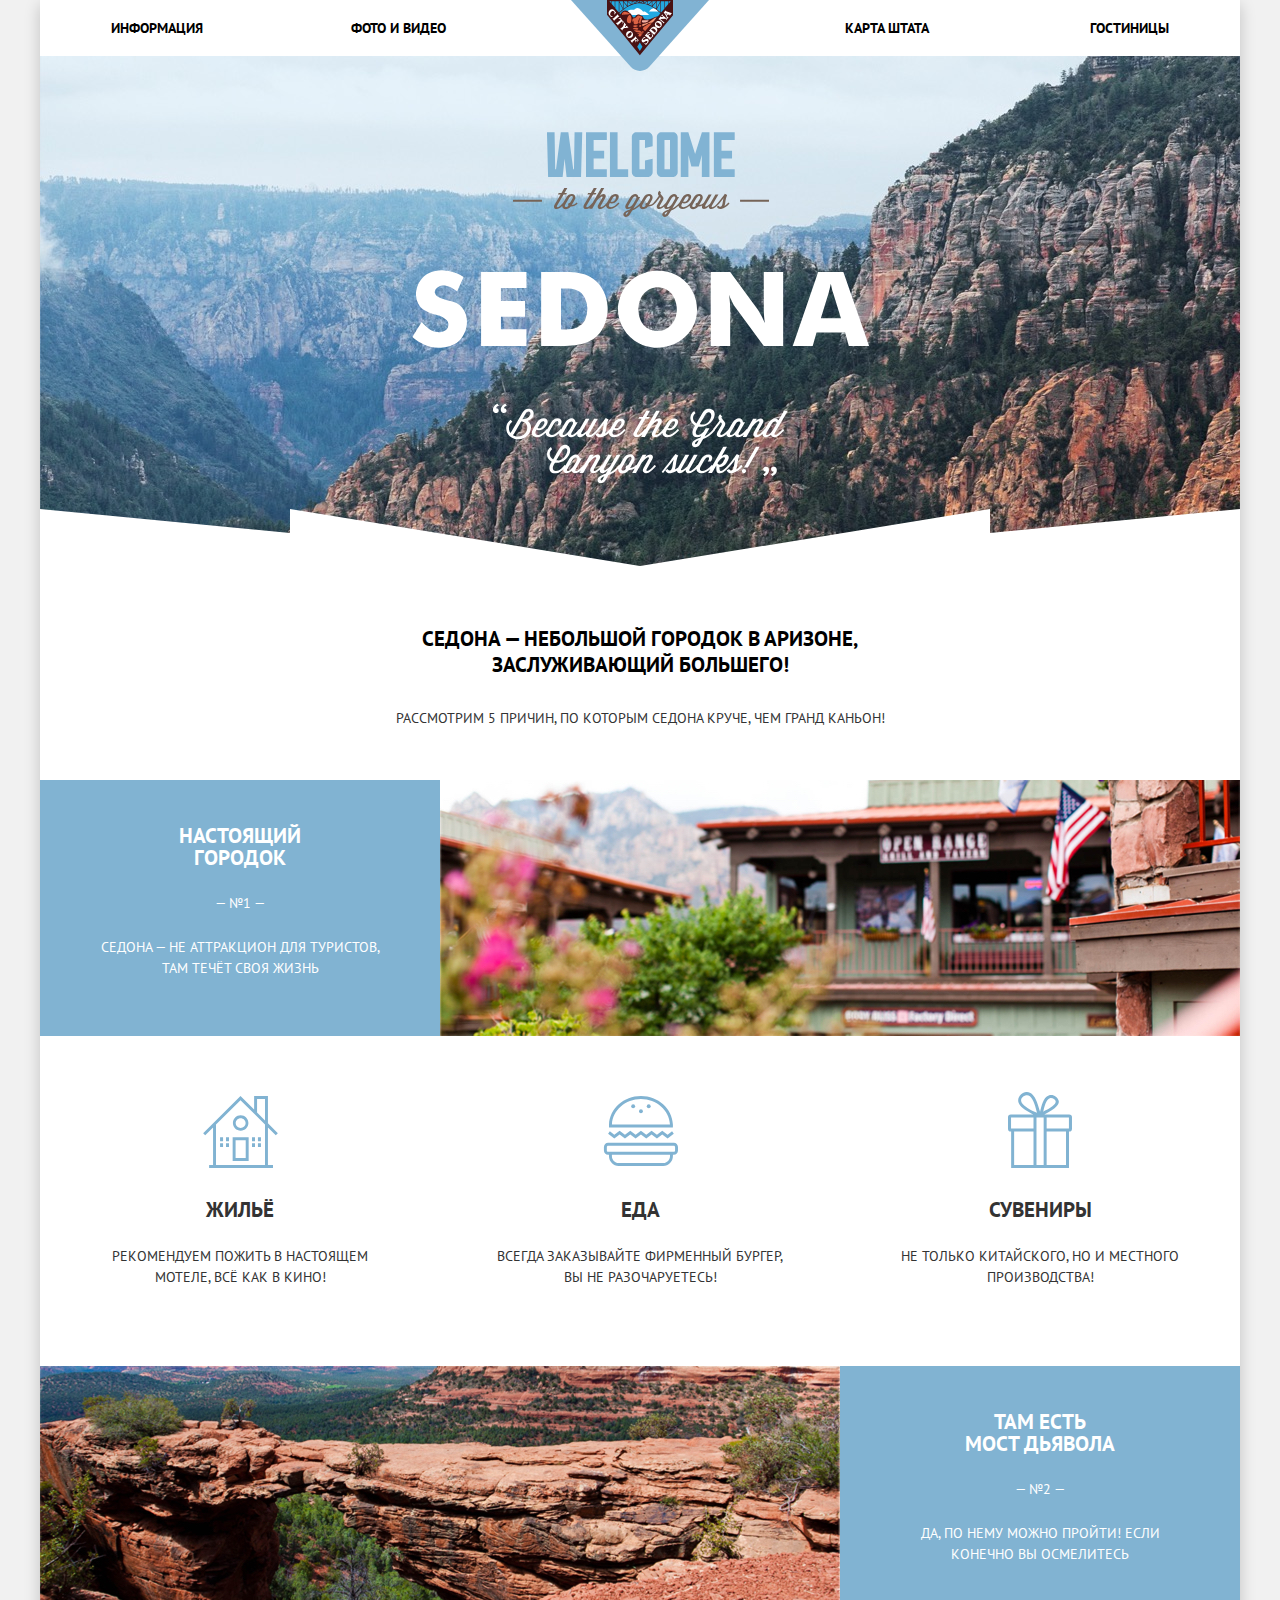
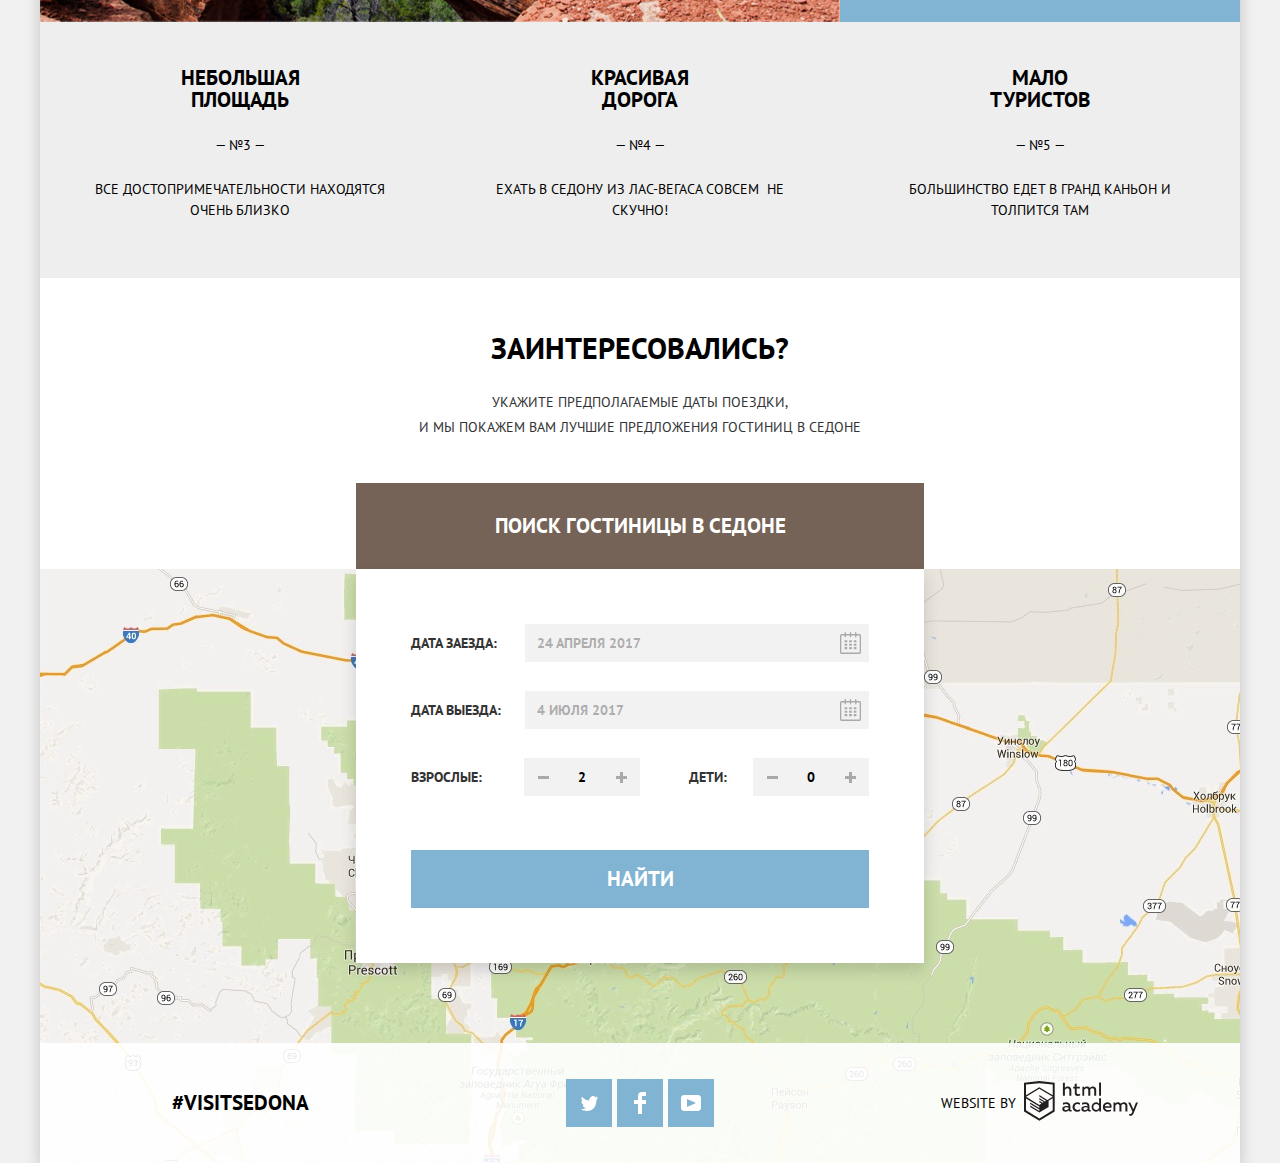
<file: index.html>
<!DOCTYPE html>
<html lang="ru">
<head>
  <meta charset="utf-8">
  <title>Седона</title>
  <link href="https://fonts.googleapis.com/css?family=PT+Sans:400,700&display=swap&subset=cyrillic" rel="stylesheet">
  <link href="css/normalize.css" rel="stylesheet">
  <link href="css/style-minified.css" rel="stylesheet">
</head>
<body>

  <div class="container">

    <header class="main-header">
      <nav class="main-navigation">
        <a class="main-header-logo">
          <img src="img/logo.svg" width="138" height="71" alt="Логотип Sedona">
        </a>
        <ul class="site-navigation">
          <li class="site-navigation-item"><a href="info.html">Информация</a></li>
          <li class="site-navigation-item"><a href="multimedia.html">Фото и видео</a></li>
          <li class="site-navigation-item"><a href="map.html">Карта штата</a></li>
          <li class="site-navigation-item"><a href="catalog.html">Гостиницы</a></li>
        </ul>
      </nav>
    </header>

    <main>
      <h1 class="visually-hidden">Sedona</h1>

      <div class="welcome">
        <img src="img/welcome.svg" width="457" height="352" alt="Welcome to the gorgeous Sedona">
      </div>

      <section class="about">
        <h2>Седона — небольшой городок в Аризоне, заслуживающий большего!</h2>
        <p>Рассмотрим 5 причин, по которым Седона круче, чем гранд каньон!</p>
      </section>

      <section class="features-list-wrapper">
        <ul class="features-list">

          <li class="features-list-item">
            <div class="features-text">
              <h3>Настоящий городок</h3>
              <p>— №1 —</p>
              <p>Седона — не аттракцион для туристов, там течёт своя жизнь</p>
            </div>
            <div class="features-image">
              <img src="img/features-photo-1.jpg" width="800" height="256" alt="Фото города Седона">
            </div>

            <ul class="city-features-list">
              <li class="city-features-list-item housing">
                <h3>Жильё</h3>
                <p>Рекомендуем пожить в настоящем мотеле, всё как в кино!</p>
              </li>
              <li class="city-features-list-item food">
                <h3>Еда</h3>
                <p>Всегда заказывайте фирменный бургер, вы не разочаруетесь!</p>
              </li>
              <li class="city-features-list-item souvenirs">
                <h3>Сувениры</h3>
                <p>Не только китайского, но и местного производства!</p>
              </li>
            </ul>

          </li>

          <li class="features-list-item reverse">
            <div class="features-text">
              <h3>Там есть<br>Мост дьявола</h3>
              <p>— №2 —</p>
              <p>Да, по нему можно пройти! Если конечно вы осмелитесь</p>
            </div>
            <div class="features-image">
              <img src="img/features-photo-2.jpg" width="800" height="256" alt="Фото моста дьявола">
            </div>
          </li>

          <li class="features-list-item gray">
            <h3>Небольшая площадь</h3>
            <p>— №3 —</p>
            <p>Все достопримечательности находятся очень близко</p>
          </li>

          <li class="features-list-item gray">
            <h3>Красивая дорога</h3>
            <p>— №4 —</p>
            <p>Ехать в Седону из Лас-Вегаса совсем  не скучно!</p>
          </li>

          <li class="features-list-item gray">
            <h3>Мало туристов</h3>
            <p>— №5 —</p>
            <p>Большинство едет в гранд каньон и толпится там</p>
          </li>

        </ul>
      </section>

      <section class="search">
        <h2>Заинтересовались?</h2>
        <p>Укажите предполагаемые даты поездки,<br>и мы покажем вам лучшие предложения гостиниц в Седоне</p>
        <div class="index-form-wrap">
          <button class="button-popup">Поиск гостиницы в Седоне</button>
          <div class="index-form appear">
            <form action="https://echo.htmlacademy.ru" method="post">
            <p class="arrival-date">
              <label for="arrival-date">Дата заезда:</label>
              <input id="arrival-date" type="text" name="arrival-date" placeholder="24 апреля 2017" class="full-lenght">
              <button type="button" class="button-calendar" aria-label="Кнопка выбора даты">
                <svg width="21" height="22" xmlns="http://www.w3.org/2000/svg">
                  <g fill-rule="nonzero" fill="#A9A9A9">
                    <path d="M19.251 2.025h-2.845V.648c0-.381-.294-.689-.656-.689-.363 0-.656.308-.656.689v1.377h-3.938V.648c0-.381-.294-.689-.655-.689-.363 0-.657.308-.657.689v1.377H5.906V.648c0-.381-.294-.689-.656-.689-.363 0-.657.308-.657.689v1.377H1.75C.784 2.025 0 2.847 0 3.862v16.302C0 21.179.784 22 1.75 22h17.501c.966 0 1.749-.821 1.749-1.836V3.862c0-1.015-.783-1.837-1.749-1.837zm.437 18.139a.448.448 0 0 1-.437.459H1.75a.45.45 0 0 1-.438-.459V3.862a.45.45 0 0 1 .438-.459h2.844v1.378c0 .381.294.689.657.689.362 0 .656-.308.656-.689V3.403h3.938v1.378c0 .381.294.689.657.689.361 0 .655-.308.655-.689V3.403h3.938v1.378c0 .381.293.689.656.689.362 0 .656-.308.656-.689V3.403h2.845c.241 0 .437.206.437.459v16.302h-.001z"/>
                    <path d="M4.594 8.225h2.625v2.066H4.594V8.225zm0 3.443h2.625v2.067H4.594v-2.067zm0 3.444h2.625v2.066H4.594v-2.066zm4.594 0h2.625v2.066H9.188v-2.066zm0-3.444h2.625v2.067H9.188v-2.067zm0-3.443h2.625v2.066H9.188V8.225zm4.593 6.887h2.625v2.066h-2.625v-2.066zm0-3.444h2.625v2.067h-2.625v-2.067zm0-3.443h2.625v2.066h-2.625V8.225z"/>
                  </g>
                </svg>
              </button>
            </p>
            <p class="departure-date">
              <label for="departure-date">Дата выезда:</label>
              <input id="departure-date" type="text" name="departure-date" placeholder="4 июля 2017" class="full-lenght">
              <button type="button" class="button-calendar" aria-label="Кнопка выбора даты">
                <svg width="21" height="22" xmlns="http://www.w3.org/2000/svg">
                  <g fill-rule="nonzero" fill="#A9A9A9">
                    <path d="M19.251 2.025h-2.845V.648c0-.381-.294-.689-.656-.689-.363 0-.656.308-.656.689v1.377h-3.938V.648c0-.381-.294-.689-.655-.689-.363 0-.657.308-.657.689v1.377H5.906V.648c0-.381-.294-.689-.656-.689-.363 0-.657.308-.657.689v1.377H1.75C.784 2.025 0 2.847 0 3.862v16.302C0 21.179.784 22 1.75 22h17.501c.966 0 1.749-.821 1.749-1.836V3.862c0-1.015-.783-1.837-1.749-1.837zm.437 18.139a.448.448 0 0 1-.437.459H1.75a.45.45 0 0 1-.438-.459V3.862a.45.45 0 0 1 .438-.459h2.844v1.378c0 .381.294.689.657.689.362 0 .656-.308.656-.689V3.403h3.938v1.378c0 .381.294.689.657.689.361 0 .655-.308.655-.689V3.403h3.938v1.378c0 .381.293.689.656.689.362 0 .656-.308.656-.689V3.403h2.845c.241 0 .437.206.437.459v16.302h-.001z"/>
                    <path d="M4.594 8.225h2.625v2.066H4.594V8.225zm0 3.443h2.625v2.067H4.594v-2.067zm0 3.444h2.625v2.066H4.594v-2.066zm4.594 0h2.625v2.066H9.188v-2.066zm0-3.444h2.625v2.067H9.188v-2.067zm0-3.443h2.625v2.066H9.188V8.225zm4.593 6.887h2.625v2.066h-2.625v-2.066zm0-3.444h2.625v2.067h-2.625v-2.067zm0-3.443h2.625v2.066h-2.625V8.225z"/>
                  </g>
                </svg>
              </button>
            <p class="people">
              <label for="adults-number">Взрослые:</label>
              <button type="button" name="reduce-adults-number" class="input-control" aria-label="Кнопка уменьшения количества взрослых">
                <svg width="11" height="3" xmlns="http://www.w3.org/2000/svg">
                  <path d="M0 0h11v3H0z" fill="#A9A9A9" fill-rule="evenodd"/>
                </svg>
              </button>
              <input id="adults-number" type="text" name="adults-number" value="2"  class="input-amount">
              <button type="button" name="increase-adults-number" class="input-control" aria-label="Кнопка увеличения количества взрослых">
                <svg width="11" height="11" xmlns="http://www.w3.org/2000/svg">
                  <path d="M7 0v4h4v3H7v4H4V7H0V4h4V0h3z" fill="#A9A9A9" fill-rule="evenodd"/>
                </svg>
              </button>
            </p>
            <p class="people">
              <label for="children-number" class="children">Дети:</label>
              <button type="button" name="reduce-children-number" class="input-control" aria-label="Кнопка уменьшения количества детей">
                <svg width="11" height="3" xmlns="http://www.w3.org/2000/svg">
                  <path d="M0 0h11v3H0z" fill="#A9A9A9" fill-rule="evenodd"/>
                </svg>
              </button>
              <input id="children-number" type="tel" name="children-number" value="0" class="input-amount">
              <button type="button" name="reduce-children-number" class="input-control" aria-label="Кнопка увеличения количества детей">
                <svg width="11" height="11" xmlns="http://www.w3.org/2000/svg">
                  <path d="M7 0v4h4v3H7v4H4V7H0V4h4V0h3z" fill="#A9A9A9" fill-rule="evenodd"/>
                </svg>
              </button>
            </p>
            <button type="submit" class="form-submit-button">Найти</button>
          </form>
          </div>
        </div>
      </section>

      <section class="map">
        <h3 class="visually-hidden">Расположение города Sedona</h3>
        <iframe src="https://www.google.com/maps/embed?pb=!1m18!1m12!1m3!1d838157.8235727438!2d-112.35548217438583!3d34.854870493648896!2m3!1f0!2f0!3f0!3m2!1i1024!2i768!4f13.1!3m3!1m2!1s0x872da132f942b00d%3A0x5548c523fa6c8efd!2sSedona%2C%20AZ%2086336%2C%20USA!5e0!3m2!1sen!2sru!4v1571774916171!5m2!1sen!2sru" width="1200" height="585" style="border:0;" allowfullscreen=""></iframe>
      </section>
    </main>

    <footer class="main-footer">
      <div class="main-footer-wrapper">
        <div class="footer-item hashtag">#visitsedona</div>
        <ul class="footer-item social">
          <li>
            <a href="#" class="social-button twitter">
              <span class="visually-hidden">Twitter</span>
            </a>
          </li>
          <li>
            <a href="#" class="social-button facebook">
              <span class="visually-hidden">Facebook</span>
            </a>
          </li>
          <li>
            <a href="#" class="social-button youtube">
              <span class="visually-hidden">YouTube</span>
            </a>
          </li>
        </ul>
        <p class="footer-item developer">
          Website by
          <a href="https://htmlacademy.ru/intensive/htmlcss">
            <span class="visually-hidden">Html Academy</span>
            <svg width="114" height="40" xmlns="http://www.w3.org/2000/svg">
              <path d="M47.066 29.06c.197-.009.392-.045.58-.108v1.435c-.398.153-.82.23-1.245.226a1.758 1.758 0 0 1-1.762-1.079 5.035 5.035 0 0 1-3.313 1.165c-1.593 0-3.07-.895-3.07-2.75 0-2.299 2.11-3.011 3.914-3.011.77.012 1.537.103 2.29.27v-.324c0-1.079-.802-1.91-2.31-1.91a7.681 7.681 0 0 0-3.166.69v-1.833c1.084-.38 2.22-.58 3.366-.594 2.49 0 4.02 1.209 4.02 3.938v3.237a.592.592 0 0 0 .128.429c.097.12.237.194.388.208h.18v.01zm-6.795-1.22c.027.389.205.75.495 1.004.289.253.666.378 1.045.345h.117a3.537 3.537 0 0 0 2.542-1.079v-1.532a10.038 10.038 0 0 0-1.91-.227c-1.054 0-2.278.356-2.278 1.49h-.01zm13.04-6.592a5.183 5.183 0 0 1 2.712.69v1.856a4.237 4.237 0 0 0-2.427-.755 2.885 2.885 0 0 0-2.658 1.427 3.025 3.025 0 0 0 0 3.07 2.885 2.885 0 0 0 2.658 1.426 5.185 5.185 0 0 0 2.564-.69v1.845a6.49 6.49 0 0 1-2.912.615c-2.443.16-4.552-1.732-4.716-4.23v-.442a4.722 4.722 0 0 1 1.23-3.34 4.514 4.514 0 0 1 3.18-1.472h.401-.032zm12.84 7.811c.198-.008.393-.044.58-.107v1.435c-.397.153-.82.23-1.244.226a1.758 1.758 0 0 1-1.762-1.079 5.035 5.035 0 0 1-3.313 1.165c-1.593 0-3.07-.895-3.07-2.75 0-2.299 2.11-3.011 3.914-3.011.77.012 1.537.103 2.29.27v-.324c0-1.079-.802-1.91-2.311-1.91a7.681 7.681 0 0 0-3.165.69v-1.833c1.084-.38 2.22-.58 3.365-.594 2.49 0 4.02 1.209 4.02 3.938v3.237a.592.592 0 0 0 .129.429c.097.12.237.194.388.208h.18v.01zm-6.794-1.219c.027.391.206.754.498 1.008.292.254.671.377 1.053.34h.116a3.537 3.537 0 0 0 2.543-1.078v-1.532a10.038 10.038 0 0 0-1.91-.227c-1.118 0-2.279.356-2.279 1.49h-.021zm17.661-10.52v13.164h-1.74v-1.425a4.061 4.061 0 0 1-3.366 1.662c-2.437-.168-4.33-2.239-4.33-4.737 0-2.497 1.893-4.568 4.33-4.736a3.98 3.98 0 0 1 3.165 1.403v-5.33h1.941zm-4.779 5.633c-1.608 0-2.912 1.333-2.912 2.978 0 1.644 1.304 2.977 2.912 2.977a3.015 3.015 0 0 0 2.828-1.877v-2.158a3.068 3.068 0 0 0-2.807-1.866l-.021-.054zm11.11-1.705c3.492 0 4.705 2.891 4.135 5.492h-6.562c.222 1.618 1.762 2.276 3.366 2.276a6.327 6.327 0 0 0 2.785-.636v1.726c-1 .436-2.08.646-3.165.615-2.67 0-5.012-1.532-5.012-4.769a4.572 4.572 0 0 1 1.145-3.268 4.37 4.37 0 0 1 3.076-1.468h.232v.032zm.095 1.661c-1.322-.099-2.474.915-2.575 2.266v.065h4.906a2.186 2.186 0 0 0-.614-1.71 2.083 2.083 0 0 0-1.675-.62h-.042zm6.045 7.553v-8.966h1.74v1.079a3.982 3.982 0 0 1 2.934-1.37 3 3 0 0 1 2.785 1.51c.793-.882 1.9-1.399 3.07-1.435a3.191 3.191 0 0 1 2.489 1.01c.647.69.971 1.631.887 2.583v5.61h-2.004v-5.556a1.743 1.743 0 0 0-.366-1.262 1.667 1.667 0 0 0-1.132-.626h-.275a2.937 2.937 0 0 0-2.184 1.208v6.237H95.43v-5.557a1.742 1.742 0 0 0-.38-1.266 1.666 1.666 0 0 0-1.15-.611h-.21a3.152 3.152 0 0 0-2.333 1.392v6.074h-1.825l-.042-.054zm22.483-8.988h2.005l-4.126 10.207c-.95 2.342-2.205 3.086-3.534 3.086a4.917 4.917 0 0 1-1.16-.15v-1.695c.29.09.593.133.896.13.95 0 1.667-.69 2.184-2.05l.18-.454-4.22-9.063h2.11l3.017 6.787 2.648-6.798zM40.862 1.633v5.135a3.976 3.976 0 0 1 2.849-1.23 3.387 3.387 0 0 1 2.614 1.007 3.55 3.55 0 0 1 1.015 2.662v5.556h-1.973V9.466a1.984 1.984 0 0 0-.41-1.44 1.899 1.899 0 0 0-1.289-.718h-.316a3.081 3.081 0 0 0-2.448 1.5v5.955H38.9V1.633h2.004-.042zm11.827.917v3.237h3.165v1.726H52.69v4.11c0 1.188.528 1.576 1.667 1.576.611 0 1.217-.12 1.783-.356v1.726a7.03 7.03 0 0 1-2.332.378 2.653 2.653 0 0 1-2.197-.743 2.786 2.786 0 0 1-.82-2.213v-4.5h-1.646V5.733h1.583v-2.72l1.962-.463zm5.697 12.203V5.754h1.752v1.08a3.983 3.983 0 0 1 2.922-1.382 2.998 2.998 0 0 1 2.743 1.435c.793-.882 1.9-1.4 3.07-1.435.94-.037 1.85.347 2.491 1.052.64.704.949 1.66.843 2.617v5.62h-2.004V9.186a1.743 1.743 0 0 0-.366-1.262 1.667 1.667 0 0 0-1.132-.626h-.243a2.937 2.937 0 0 0-2.184 1.209v6.236h-2.005V9.185a1.743 1.743 0 0 0-.365-1.262 1.667 1.667 0 0 0-1.133-.626h-.242A3.152 3.152 0 0 0 60.2 8.69v6.074h-1.815v-.01zM75.088 1.622h1.93v13.11h-1.93V1.621zM15.52.057h-.17L0 1.72v28.775l15.35 9.344 15.352-9.344V1.72L15.52.057zm13.188 29.24L15.35 37.432 2.005 29.318V17.515l13.283 8.092v1.424l-9.105-5.503v1.414l9.157 5.621v1.5l-9.147-5.567v1.456l9.158 5.621 9.232-5.653v-6.107l4.114-2.492v11.997l.01-.021zm0-13.52l-3.672 2.159-1.688 1.078-8.04-4.93v1.413l6.848 4.23-.148.097-1.055.582-5.665-3.452v1.445l4.473 2.72-1.055.722-3.376-2.05v1.414l2.215 1.338-2.247 1.36-13.188-8.04L15.31 7.73l13.399 8.049zm0-1.424l-13.42-8.08-13.273 8.08V3.563L15.361 2.13l13.347 1.435v10.79z" fill-rule="nonzero" fill="#231F20"/>
            </svg>
          </a>
        </p>
      </div>
    </footer>

  </div>
<script src="js/modal-minified.js"></script>
</body>
</html>
</file>
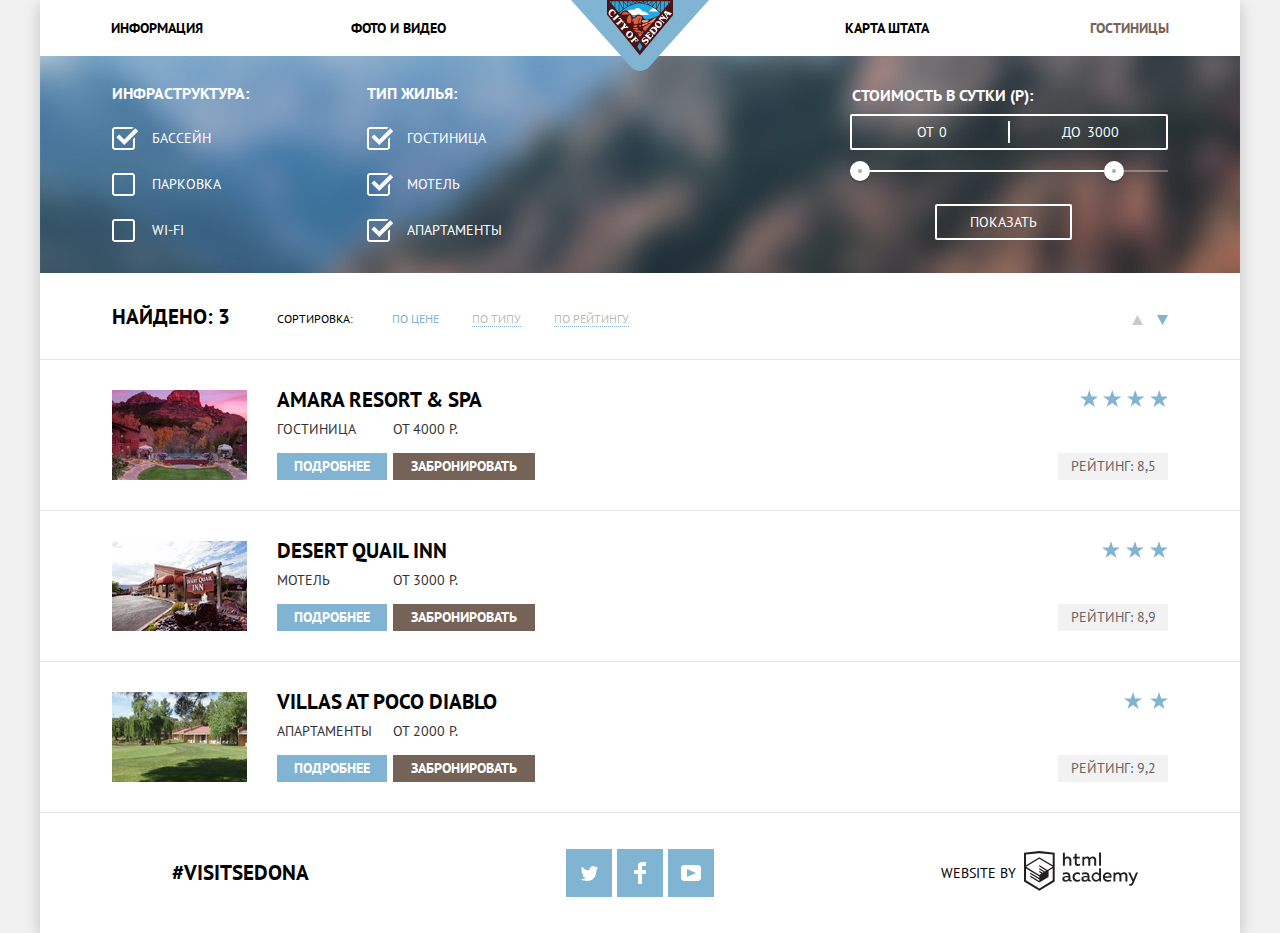
<file: catalog.html>
<!DOCTYPE html>
<html lang="ru">
<head>
  <meta charset="utf-8">
  <title>Гостиницы</title>
  <link href="https://fonts.googleapis.com/css?family=PT+Sans:400,700&display=swap&subset=cyrillic" rel="stylesheet">
  <link href="css/normalize.css" rel="stylesheet">
  <link href="css/style-minified.css" rel="stylesheet">
</head>
<body class="inner-page">

  <div class="container">

    <header class="main-header">
      <nav class="main-navigation">
        <a href="index.html" class="main-header-logo">
          <img src="img/logo.svg" width="138" height="71" alt="Логотип Sedona">
        </a>
        <ul class="site-navigation">
          <li class="site-navigation-item"><a href="info.html">Информация</a></li>
          <li class="site-navigation-item"><a href="multimedia.html">Фото и видео</a></li>
          <li class="site-navigation-item"><a href="map.html">Карта штата</a></li>
          <li class="site-navigation-item current">Гостиницы</li>
        </ul>
      </nav>
    </header>

    <main>
      <h1 class="visually-hidden">Гостиницы</h1>

      <section>
        <h2 class="visually-hidden">Форма с фильтрами по отелям</h2>
        <form method="get" action="https://echo.htmlacademy.ru" class="filters-form">
          <fieldset>
            <legend class="filter-form-heading">Инфраструктура:</legend>
            <p>
              <input type="checkbox" id="filter-pool" name="pool" class="visually-hidden" checked="checked">
              <label for="filter-pool" class="filter-form-label">Бассейн</label>
            </p>
            <p>
              <input type="checkbox" id="filter-parking" name="parking" class="visually-hidden">
              <label for="filter-parking" class="filter-form-label">Парковка</label>
            </p>
            <p>
              <input type="checkbox" id="filter-wifi" name="wifi" class="visually-hidden">
              <label for="filter-wifi" class="filter-form-label">Wi-Fi</label>
            </p>
          </fieldset>
          <fieldset>
            <legend class="filter-form-heading">Тип жилья:</legend>
            <p>
              <input type="checkbox" id="filter-hotel" name="hotel" class="visually-hidden" checked="checked">
              <label for="filter-hotel" class="filter-form-label">Гостиница</label>
            </p>
            <p>
              <input type="checkbox" id="filter-motel" name="motel" class="visually-hidden" checked="checked">
              <label for="filter-motel" class="filter-form-label">Мотель</label>
            </p>
            <p>
              <input type="checkbox" id="filter-apartments" name="apartments" class="visually-hidden" checked="checked">
              <label for="filter-apartments" class="filter-form-label">Апартаменты</label>
            </p>
          </fieldset>
          <fieldset>
            <div class="filter-range">
              <span class="filter-form-heading">Стоимость в сутки (р):</span>
              <div class="price-controls">
                <label class="min-price">от <input type="text" name="min-price" value="0"></label>
                <label class="max-price">до <input type="text" name="max-price" value="3000"></label>
              </div>
              <div class="range-controls">
                <div class="scale">
                  <div class="bar"></div>
                </div>
                <div class="range-toggle range-toggle-min"></div>
                <div class="range-toggle range-toggle-max"></div>
              </div>
              <button class="btn-transparent" type="submit">Показать</button>
            </div>
          </fieldset>
        </form>
      </section>

      <section>
        <div class="sort">
          <h3>Найдено: 3</h3>
          <div class="sort-wrapper">
            <p class="sort-title">Сортировка:</p>
            <ul class="sort-type">
              <li>
                <span>по цене</span>
              </li>
              <li>
                <a href="#">по типу</a>
              </li>
              <li>
                <a href="#">по рейтингу</a>
              </li>
            </ul>
          </div>


          <ul class="sort-direction">
            <li class="direction-arrow">
              <span>
                <svg xmlns="http://www.w3.org/2000/svg" width="11" height="10" viewBox="0 0 11 10" aria-label="по возрастанию">
                  <path fill="#cacaca" d="M5.5 0L0 10h11z"></path>
                </svg>
              </span>
            </li>
            <li class="direction-arrow active">
              <a href="#">
                <svg xmlns="http://www.w3.org/2000/svg" width="11" height="10" viewBox="0 0 11 10" aria-label="по убыванию">
                  <path fill="#cacaca" d="M5.5 10L0 0h11"></path>
                </svg>
              </a>
            </li>
          </ul>
        </div>
      </section>

      <section class="catalog">

        <ul class="catalog-list">
          <li class="catalog-item">
            <a href="#" class="photo">
              <img src="img/item-1.jpg" width="135" height="90" alt="Фото гостиницы Amara Resort & Spa">
            </a>
            <div class="info">
              <h3 class="hotel-info-heading">
                <a href="#">Amara Resort & Spa</a>
              </h3>
              <div class="hotel-info-wrap">
                <p class="hotel-info-text">Гостиница</p>
                <p class="hotel-info-text">от 4000 Р.</p>
              </div>
              <div class="hotel-button-wrap">
                <a href="#" class="more">Подробнее</a>
                <a href="#" class="book">Забронировать</a>
              </div>
            </div>
            <div class="rating-block">
              <span class="hotel-stars four">
                <span class="visually-hidden">4 звезды</span>
              </span>
              <span class="hotel-rating">Рейтинг: 8,5</span>
            </div>
          </li>
          <li class="catalog-item">
            <a href="#" class="photo">
              <img src="img/item-2.jpg" width="135" height="90" alt="Фото мотеля Desert Quail Inn">
            </a>
            <div class="info">
              <h3 class="hotel-info-heading">
                <a href="#">Desert Quail Inn</a>
              </h3>
              <div class="hotel-info-wrap">
                <p class="hotel-info-text">Мотель</p>
                <p class="hotel-info-text">от 3000 р.</p>
              </div>
              <div class="hotel-button-wrap">
                <a href="#" class="more">Подробнее</a>
                <a href="#" class="book">Забронировать</a>
              </div>
            </div>
            <div class="rating-block">
              <span class="hotel-stars three">
                <span class="visually-hidden">3 звезды</span>
              </span>
              <span class="hotel-rating">Рейтинг: 8,9</span>
            </div>
          </li>
          <li class="catalog-item">
            <a href="#" class="photo">
              <img src="img/item-3.jpg" width="135" height="90" alt="Фото апартаметов Villas at Poco Diablo">
            </a>
            <div class="info">
              <h3 class="hotel-info-heading">
                <a href="#">Villas at Poco Diablo</a>
              </h3>
              <div class="hotel-info-wrap">
                <p class="hotel-info-text">Апартаменты</p>
                <p class="hotel-info-text">от 2000 р.</p>
              </div>
              <div class="hotel-button-wrap">
                <a href="#" class="more">Подробнее</a>
                <a href="#" class="book">Забронировать</a>
              </div>
            </div>
            <div class="rating-block">
              <span class="hotel-stars two">
                <span class="visually-hidden">2 звезды</span>
              </span>
              <span class="hotel-rating">Рейтинг: 9,2</span>
            </div>
          </li>
        </ul>
      </section>

    </main>

    <footer class="main-footer">
      <div class="main-footer-wrapper">
        <div class="footer-item hashtag">#visitsedona</div>
        <ul class="footer-item social">
          <li>
            <a href="#" class="social-button twitter">
              <span class="visually-hidden">Twitter</span>
            </a>
          </li>
          <li>
            <a href="#" class="social-button facebook">
              <span class="visually-hidden">Facebook</span>
            </a>
          </li>
          <li>
            <a href="#" class="social-button youtube">
              <span class="visually-hidden">YouTube</span>
            </a>
          </li>
        </ul>
        <p class="footer-item developer">
          Website by
          <a href="https://htmlacademy.ru/intensive/htmlcss">
            <span class="visually-hidden">Html Academy</span>
            <svg width="114" height="40" xmlns="http://www.w3.org/2000/svg">
              <path d="M47.066 29.06c.197-.009.392-.045.58-.108v1.435c-.398.153-.82.23-1.245.226a1.758 1.758 0 0 1-1.762-1.079 5.035 5.035 0 0 1-3.313 1.165c-1.593 0-3.07-.895-3.07-2.75 0-2.299 2.11-3.011 3.914-3.011.77.012 1.537.103 2.29.27v-.324c0-1.079-.802-1.91-2.31-1.91a7.681 7.681 0 0 0-3.166.69v-1.833c1.084-.38 2.22-.58 3.366-.594 2.49 0 4.02 1.209 4.02 3.938v3.237a.592.592 0 0 0 .128.429c.097.12.237.194.388.208h.18v.01zm-6.795-1.22c.027.389.205.75.495 1.004.289.253.666.378 1.045.345h.117a3.537 3.537 0 0 0 2.542-1.079v-1.532a10.038 10.038 0 0 0-1.91-.227c-1.054 0-2.278.356-2.278 1.49h-.01zm13.04-6.592a5.183 5.183 0 0 1 2.712.69v1.856a4.237 4.237 0 0 0-2.427-.755 2.885 2.885 0 0 0-2.658 1.427 3.025 3.025 0 0 0 0 3.07 2.885 2.885 0 0 0 2.658 1.426 5.185 5.185 0 0 0 2.564-.69v1.845a6.49 6.49 0 0 1-2.912.615c-2.443.16-4.552-1.732-4.716-4.23v-.442a4.722 4.722 0 0 1 1.23-3.34 4.514 4.514 0 0 1 3.18-1.472h.401-.032zm12.84 7.811c.198-.008.393-.044.58-.107v1.435c-.397.153-.82.23-1.244.226a1.758 1.758 0 0 1-1.762-1.079 5.035 5.035 0 0 1-3.313 1.165c-1.593 0-3.07-.895-3.07-2.75 0-2.299 2.11-3.011 3.914-3.011.77.012 1.537.103 2.29.27v-.324c0-1.079-.802-1.91-2.311-1.91a7.681 7.681 0 0 0-3.165.69v-1.833c1.084-.38 2.22-.58 3.365-.594 2.49 0 4.02 1.209 4.02 3.938v3.237a.592.592 0 0 0 .129.429c.097.12.237.194.388.208h.18v.01zm-6.794-1.219c.027.391.206.754.498 1.008.292.254.671.377 1.053.34h.116a3.537 3.537 0 0 0 2.543-1.078v-1.532a10.038 10.038 0 0 0-1.91-.227c-1.118 0-2.279.356-2.279 1.49h-.021zm17.661-10.52v13.164h-1.74v-1.425a4.061 4.061 0 0 1-3.366 1.662c-2.437-.168-4.33-2.239-4.33-4.737 0-2.497 1.893-4.568 4.33-4.736a3.98 3.98 0 0 1 3.165 1.403v-5.33h1.941zm-4.779 5.633c-1.608 0-2.912 1.333-2.912 2.978 0 1.644 1.304 2.977 2.912 2.977a3.015 3.015 0 0 0 2.828-1.877v-2.158a3.068 3.068 0 0 0-2.807-1.866l-.021-.054zm11.11-1.705c3.492 0 4.705 2.891 4.135 5.492h-6.562c.222 1.618 1.762 2.276 3.366 2.276a6.327 6.327 0 0 0 2.785-.636v1.726c-1 .436-2.08.646-3.165.615-2.67 0-5.012-1.532-5.012-4.769a4.572 4.572 0 0 1 1.145-3.268 4.37 4.37 0 0 1 3.076-1.468h.232v.032zm.095 1.661c-1.322-.099-2.474.915-2.575 2.266v.065h4.906a2.186 2.186 0 0 0-.614-1.71 2.083 2.083 0 0 0-1.675-.62h-.042zm6.045 7.553v-8.966h1.74v1.079a3.982 3.982 0 0 1 2.934-1.37 3 3 0 0 1 2.785 1.51c.793-.882 1.9-1.399 3.07-1.435a3.191 3.191 0 0 1 2.489 1.01c.647.69.971 1.631.887 2.583v5.61h-2.004v-5.556a1.743 1.743 0 0 0-.366-1.262 1.667 1.667 0 0 0-1.132-.626h-.275a2.937 2.937 0 0 0-2.184 1.208v6.237H95.43v-5.557a1.742 1.742 0 0 0-.38-1.266 1.666 1.666 0 0 0-1.15-.611h-.21a3.152 3.152 0 0 0-2.333 1.392v6.074h-1.825l-.042-.054zm22.483-8.988h2.005l-4.126 10.207c-.95 2.342-2.205 3.086-3.534 3.086a4.917 4.917 0 0 1-1.16-.15v-1.695c.29.09.593.133.896.13.95 0 1.667-.69 2.184-2.05l.18-.454-4.22-9.063h2.11l3.017 6.787 2.648-6.798zM40.862 1.633v5.135a3.976 3.976 0 0 1 2.849-1.23 3.387 3.387 0 0 1 2.614 1.007 3.55 3.55 0 0 1 1.015 2.662v5.556h-1.973V9.466a1.984 1.984 0 0 0-.41-1.44 1.899 1.899 0 0 0-1.289-.718h-.316a3.081 3.081 0 0 0-2.448 1.5v5.955H38.9V1.633h2.004-.042zm11.827.917v3.237h3.165v1.726H52.69v4.11c0 1.188.528 1.576 1.667 1.576.611 0 1.217-.12 1.783-.356v1.726a7.03 7.03 0 0 1-2.332.378 2.653 2.653 0 0 1-2.197-.743 2.786 2.786 0 0 1-.82-2.213v-4.5h-1.646V5.733h1.583v-2.72l1.962-.463zm5.697 12.203V5.754h1.752v1.08a3.983 3.983 0 0 1 2.922-1.382 2.998 2.998 0 0 1 2.743 1.435c.793-.882 1.9-1.4 3.07-1.435.94-.037 1.85.347 2.491 1.052.64.704.949 1.66.843 2.617v5.62h-2.004V9.186a1.743 1.743 0 0 0-.366-1.262 1.667 1.667 0 0 0-1.132-.626h-.243a2.937 2.937 0 0 0-2.184 1.209v6.236h-2.005V9.185a1.743 1.743 0 0 0-.365-1.262 1.667 1.667 0 0 0-1.133-.626h-.242A3.152 3.152 0 0 0 60.2 8.69v6.074h-1.815v-.01zM75.088 1.622h1.93v13.11h-1.93V1.621zM15.52.057h-.17L0 1.72v28.775l15.35 9.344 15.352-9.344V1.72L15.52.057zm13.188 29.24L15.35 37.432 2.005 29.318V17.515l13.283 8.092v1.424l-9.105-5.503v1.414l9.157 5.621v1.5l-9.147-5.567v1.456l9.158 5.621 9.232-5.653v-6.107l4.114-2.492v11.997l.01-.021zm0-13.52l-3.672 2.159-1.688 1.078-8.04-4.93v1.413l6.848 4.23-.148.097-1.055.582-5.665-3.452v1.445l4.473 2.72-1.055.722-3.376-2.05v1.414l2.215 1.338-2.247 1.36-13.188-8.04L15.31 7.73l13.399 8.049zm0-1.424l-13.42-8.08-13.273 8.08V3.563L15.361 2.13l13.347 1.435v10.79z" fill-rule="nonzero" fill="#231F20"/>
            </svg>
          </a>
        </p>
      </div>
    </footer>

  </div>



</body>
</html>
</file>
<file: css/style-minified.css>
@-webkit-keyframes bounce{0%{-webkit-transform:translateY(-100px);transform:translateY(-100px)}70%{-webkit-transform:translateY(30px);transform:translateY(30px)}90%{-webkit-transform:translateY(-10px);transform:translateY(-10px)}to{-webkit-transform:translateY(0);transform:translateY(0)}}@keyframes bounce{0%{-webkit-transform:translateY(-100px);transform:translateY(-100px)}70%{-webkit-transform:translateY(30px);transform:translateY(30px)}90%{-webkit-transform:translateY(-10px);transform:translateY(-10px)}to{-webkit-transform:translateY(0);transform:translateY(0)}}@-webkit-keyframes shake{0%,to{-webkit-transform:translateX(0);transform:translateX(0)}10%,30%,50%,70%,90%{-webkit-transform:translateX(-10px);transform:translateX(-10px)}20%,40%,60%,80%{-webkit-transform:translateX(10px);transform:translateX(10px)}}@keyframes shake{0%,to{-webkit-transform:translateX(0);transform:translateX(0)}10%,30%,50%,70%,90%{-webkit-transform:translateX(-10px);transform:translateX(-10px)}20%,40%,60%,80%{-webkit-transform:translateX(10px);transform:translateX(10px)}}body{margin:0;padding:0;font-family:"PT Sans",Arial,sans-serif;font-size:14px;line-height:24px;font-weight:400;color:#000;text-transform:uppercase;background-color:#f1f1f1;background-position:top center;background-repeat:no-repeat}body,html{min-width:1200px}a{text-decoration:none}.main-navigation,.site-navigation{display:-webkit-box;display:-ms-flexbox;display:flex}.main-navigation{width:1200px;font-weight:700;line-height:26px}.site-navigation{width:100%;margin:0;padding:0 71px;-webkit-box-sizing:border-box;box-sizing:border-box;list-style:none;-ms-flex-wrap:wrap;flex-wrap:wrap}.site-navigation-item{width:150px;padding:15px 0}.site-navigation-item:nth-child(1),.site-navigation-item:nth-child(2){text-align:left;padding-right:90px}.site-navigation-item:nth-child(3),.site-navigation-item:nth-child(4){text-align:right;padding-left:90px}.site-navigation-item:nth-child(3){margin-left:auto}.site-navigation a{color:#000}.site-navigation a:focus,.site-navigation a:hover{color:#81b3d2}.site-navigation a:active{color:#000;opacity:.3}.site-navigation-item.current{color:#766357}.about,.welcome{text-align:center}.welcome{background-image:url(../img/polygon.svg),url(../img/intro.jpg);background-repeat:no-repeat,no-repeat;background-position:bottom;background-color:#a2dbff;min-height:510px}.welcome img{padding-top:76px}.about{padding:50px 150px 49px}.about h2{font-size:21px;line-height:26px;margin:10px 150px 27px}.about p{line-height:26px;color:#333;margin:0}.features-list{list-style:none;margin:0;padding:0}.features-list,.features-list-item,.index-form form{display:-webkit-box;display:-ms-flexbox;display:flex;-ms-flex-wrap:wrap;flex-wrap:wrap}.features-list-item.reverse{-webkit-box-orient:horizontal;-webkit-box-direction:reverse;-ms-flex-direction:row-reverse;flex-direction:row-reverse}.features-text{width:400px;background-color:#81b3d2;min-height:256px;display:-webkit-box;display:-ms-flexbox;display:flex;-webkit-box-orient:vertical;-webkit-box-direction:normal;-ms-flex-direction:column;flex-direction:column;-webkit-box-sizing:border-box;box-sizing:border-box;-ms-flex-item-align:center;align-self:center}.features-image{width:800px;height:256px;overflow:hidden}.city-features-list,.gray{display:-webkit-box;display:-ms-flexbox;display:flex}.gray{width:400px;background-color:#eee;min-height:256px;-webkit-box-orient:vertical;-webkit-box-direction:normal;-ms-flex-direction:column;flex-direction:column;-webkit-box-sizing:border-box;box-sizing:border-box;-ms-flex-item-align:center;align-self:center}.features-list h3,.features-list p{text-align:center;color:#fff;margin:0}.features-list h3{font-size:21px;line-height:22px;text-transform:uppercase;padding:45px 121px 1px}.features-list p{font-size:14px;line-height:21px;padding:23px 48px 0}.gray h3,.gray p{color:#000}.city-features-list{-ms-flex-wrap:wrap;flex-wrap:wrap;width:100%;margin:0;padding:0}.city-features-list-item{list-style:none;background-color:#fff;width:400px;min-height:330px;-webkit-box-sizing:border-box;box-sizing:border-box;padding:163px 57px 78px}.city-features-list h3{color:#333;padding:0}.city-features-list p{color:#333;padding:25px 0 0}.food,.housing,.souvenirs{background-image:url(../img/icon-1.svg);background-repeat:no-repeat;background-position:top 60px center}.food,.souvenirs{background-image:url(../img/icon-3.svg)}.souvenirs{background-image:url(../img/icon-2.svg);background-position:top 56px center}.search{margin:0;padding:52px 0 0;display:-webkit-box;display:-ms-flexbox;display:flex;-webkit-box-orient:vertical;-webkit-box-direction:normal;-ms-flex-direction:column;flex-direction:column;-webkit-box-align:center;-ms-flex-align:center;align-items:center}.search h2{font-size:30px;line-height:36px;text-align:center;margin:0 0 24px}.index-form p,.search p{font-size:14px;color:#333}.search p{text-align:center;line-height:25px;margin:0 0 43px}.button-popup{width:568px;font-size:21px;height:86px;font-weight:700;color:#fff;background-color:#766357;border:0;display:block;text-align:center;text-transform:uppercase;cursor:pointer}.button-popup:hover{color:#fff}.index-form-wrap a{line-height:86px}.button-popup:hover,.index-form-wrap a:hover{background-color:#604e43}.button-popup:active,.index-form-wrap a:active{background-color:#503e33;color:rgba(255,255,255,.3)}.index-form,.index-form label.children{-webkit-box-sizing:border-box;box-sizing:border-box}.index-form{display:none;width:568px;margin:0 auto;padding:55px;background-color:#fff;-webkit-box-shadow:0 7px 15px 0 rgba(0,1,1,.15);box-shadow:0 7px 15px 0 rgba(0,1,1,.15);position:absolute}.index-form p{text-align:left;line-height:24px;width:100%;margin-bottom:29px;display:-webkit-box;display:-ms-flexbox;display:flex;-webkit-box-align:center;-ms-flex-align:center;align-items:center}.index-form p.people{width:50%}.index-form label{font-weight:700;line-height:21px;width:114px}.index-form label.children{padding-left:49px}.index-form input{font:inherit;font-weight:700;text-transform:uppercase;color:#000;height:32px;background-color:#f2f2f2;border:solid 2px #f2f2f2}.index-form input::-webkit-input-placeholder{color:#000}.index-form input::-moz-placeholder{color:#000}.index-form input:-ms-input-placeholder,.index-form input::-ms-input-placeholder{color:#000}.index-form input::placeholder{color:#000}.index-form input:hover{background-color:#ebebeb;border:solid 2px #ebebeb}.index-form input:focus{background-color:#fff;border:solid 2px #e5e5e5}.index-form input::-webkit-input-placeholder{color:rgba(0,0,0,.3)}.index-form input::-moz-placeholder{color:rgba(0,0,0,.3)}.index-form input:-ms-input-placeholder,.index-form input::-ms-input-placeholder{color:rgba(0,0,0,.3)}.index-form input::placeholder{color:rgba(0,0,0,.3)}.index-form input.full-lenght{width:329px;padding-left:10px}.appear{display:block;-webkit-animation:bounce .6s;animation:bounce .6s}.modal-error{-webkit-animation:shake .6s;animation:shake .6s}.button-calendar{position:absolute;padding:0;border:0;right:63px;width:21px;height:22px;cursor:pointer;background-color:inherit}.button-calendar:hover path,.input-control svg:hover path{fill:#000}.active path,.button-calendar:active path,.developer:hover path,.input-control svg:active path{fill:#81b3d2}.form-submit-button,.input-control{font:inherit;font-weight:700;text-transform:uppercase;border:0}.form-submit-button{font-size:21px;line-height:26px;color:#fff;background-color:#81b3d2;margin-top:25px;width:458px;height:58px}.form-submit-button:hover{background-color:#669ec0}.form-submit-button:active{color:rgba(255,255,255,.3);background-color:#5496bd}.input-control{color:#000;width:38px;height:38px;background-color:#f2f2f2;cursor:pointer;position:relative;display:-webkit-box;display:-ms-flexbox;display:flex;-webkit-box-align:center;-ms-flex-align:center;align-items:center;-webkit-box-pack:center;-ms-flex-pack:center;justify-content:center}.input-control:hover{background-color:#ebebeb;border:solid 2px #ebebeb}.input-control:focus{background-color:#fff;border:solid 2px #e5e5e5}.input-amount{width:32px;text-align:center}.main-footer{display:-webkit-box;display:-ms-flexbox;display:flex;height:120px;background-color:rgba(255,255,255,.9);position:relative}.footer-item{min-height:120px;max-width:400px;margin:0;padding:0;-webkit-box-flex:1;-ms-flex:1;flex:1;text-align:center;-webkit-box-align:center;-ms-flex-align:center;align-items:center;-webkit-box-pack:center;-ms-flex-pack:center;justify-content:center;-ms-flex-wrap:wrap;flex-wrap:wrap}.footer-item.hashtag{font-size:21px;line-height:26px;font-weight:700;display:-webkit-box;display:-ms-flexbox;display:flex}.footer-item.social{list-style:none}.footer-item.developer,.footer-item.social{display:-webkit-box;display:-ms-flexbox;display:flex}.developer a{margin-top:4px;margin-left:8px}.developer svg{width:115px;height:41px}.developer:active path{fill:#bdbbbc}.footer-item.social li{margin-right:5px}.footer-item.social li:last-child,.sort-type li:last-child{margin-right:0}.social-button{display:block;width:46px;height:48px;position:relative;background-color:#81b3d2}.hotel-button-wrap .more:hover,.social-button:hover{background-color:#669ec0}.social-button:active{background-color:#5496bd}.facebook::before,.twitter::before,.youtube::before{content:"";position:absolute;width:100%;height:100%;background-image:url(../img/icon-twitter.svg);background-repeat:no-repeat;background-position:center;left:0}.facebook::before,.youtube::before{background-image:url(../img/icon-facebook.svg)}.youtube::before{background-image:url(../img/icon-youtube.svg)}.facebook:active::before,.twitter:active::before,.youtube:active::before{opacity:.3}.catalog-list{list-style:none}.catalog-item a{font-size:14px;line-height:21px;font-weight:700;text-transform:uppercase;color:#fff}.sort,.sort-type,.sort-wrapper{display:-webkit-box;display:-ms-flexbox;display:flex}.sort{padding:0 72px;height:86px;-webkit-box-align:center;-ms-flex-align:center;align-items:center}.sort h3{font-size:21px;line-height:27px;width:135px}.sort-type,.sort-wrapper{-webkit-box-sizing:border-box;box-sizing:border-box}.sort-type{list-style:none;font-size:12px;line-height:18px;margin:0;padding:0;-ms-flex-wrap:wrap;flex-wrap:wrap}.sort-wrapper{width:100%;max-width:786px;padding:5px 30px 0}.sort-type li{margin-right:33px}.sort-type a{color:rgba(0,0,0,.3);border-bottom:dotted 1px #81b3d2}.sort-type a:hover,.sort-type span{color:#81b3d2}.sort-type a:active{color:#000;border:0}.sort-title{color:#000;font-size:12px;line-height:18px;margin:0 39px 0 0}.sort-direction{width:135px;list-style:none;margin:0;padding:0;text-align:right;line-height:22px;max-height:18px}.direction-arrow{display:inline-block;vertical-align:middle;margin-left:10px}.direction-arrow path:hover{fill:#000}.direction-arrow path:active{fill:#81b3d2}.container{width:1200px;margin:0 auto;background-color:#fff;-webkit-box-shadow:0 5px 15px 0 rgba(0,1,1,.2);box-shadow:0 5px 15px 0 rgba(0,1,1,.2)}.main-header-logo{width:138px;height:71px;position:absolute;text-align:center;left:50%;margin-left:-69px}.catalog ul,.features-list-wrapper{margin:0;padding:0}.map{background-image:url(../img/map.jpg);background-color:#cbdea6;min-height:594px;margin-bottom:-120px}.main-footer-wrapper{display:-webkit-box;display:-ms-flexbox;display:flex;-ms-flex-pack:distribute;justify-content:space-around;width:100%}.inner-page{background-size:1280px;background-position:top center;background-repeat:no-repeat}.catalog-item{border-bottom:solid 1px #e5e5e5;display:-webkit-box;display:-ms-flexbox;display:flex;-webkit-box-align:start;-ms-flex-align:start;align-items:flex-start;padding:30px 72px}.catalog-item:first-child{border-top:solid 1px #e5e5e5}.catalog-item .photo{width:135px;max-height:90px}.catalog-item .info,.hotel-info-wrap{display:-webkit-box;display:-ms-flexbox;display:flex;-webkit-box-direction:normal}.catalog-item .info{width:100%;max-width:786px;min-height:90px;padding:0 30px;-webkit-box-sizing:border-box;box-sizing:border-box;-webkit-box-orient:vertical;-ms-flex-direction:column;flex-direction:column;-webkit-box-pack:justify;-ms-flex-pack:justify;justify-content:space-between}.hotel-info-heading{margin:-3px 0 2px}.hotel-info-heading a{font-size:21px;line-height:26px;font-weight:700;text-transform:uppercase;color:#000}.hotel-info-heading a:hover{color:#81b3d2}.hotel-info-heading a:active{color:#000;opacity:.3}.hotel-info-wrap{-webkit-box-orient:horizontal;-ms-flex-direction:row;flex-direction:row;margin:0 0 9px}.hotel-info-text{font-size:14px;line-height:21px;margin:0;color:#333}.hotel-info-text:first-child{width:110px;margin-right:6px}.hotel-button-wrap,.rating-block{display:-webkit-box;display:-ms-flexbox;display:flex;-webkit-box-orient:horizontal;-webkit-box-direction:normal;-ms-flex-direction:row;flex-direction:row}.hotel-button-wrap .book,.hotel-button-wrap .more{display:inline-block;vertical-align:middle;text-align:center;line-height:27px;height:27px;font-weight:700;color:#fff}.hotel-button-wrap .more{width:110px;background-color:#81b3d2;margin-right:6px}.hotel-button-wrap .more:active{color:rgba(255,255,255,.3);background-color:#5496bd}.hotel-button-wrap .book{width:142px;background-color:#766357}.hotel-button-wrap .book:hover{background-color:#604e43}.hotel-button-wrap .book:active{color:rgba(255,255,255,.3);background-color:#503e33}.rating-block{width:135px;min-height:90px;-webkit-box-orient:vertical;-ms-flex-direction:column;flex-direction:column;-webkit-box-pack:justify;-ms-flex-pack:justify;justify-content:space-between;-webkit-box-align:end;-ms-flex-align:end;align-items:flex-end}.hotel-rating{background-color:#f2f2f2;color:#666;display:inline-block;vertical-align:middle;width:110px;height:27px;text-align:center;font-size:14px;line-height:27px}.hotel-stars{height:17px;background-image:url(../img/icon-star.svg);background-repeat:space;margin:0 0 46px}.two{width:44px}.three{width:66px}.four{width:88px}.filters-form{background-image:url(../img/filter-background.jpg);background-color:#669ec0;background-size:cover;min-height:217px;padding:0 72px;display:-webkit-box;display:-ms-flexbox;display:flex;-webkit-box-align:center;-ms-flex-align:center;align-items:center}.filters-form fieldset{border:0;width:225px;padding:0;margin:11px 30px 15px 0}.filters-form fieldset:nth-child(3){width:318px;margin-right:0;margin-left:228px}.filters-form ul{list-style:none;line-height:21px;color:#fff}.filters-form p{margin:23px 0 0}.filter-form-heading{padding:0;font-weight:700;font-size:16px;line-height:21px;color:#fff}.filter-range .filter-form-heading{margin-bottom:8px;margin-left:2px;display:block}.filter-form-label{position:relative;display:block;padding-left:40px;cursor:pointer;font-size:14px;line-height:23px;color:#fff}.filters-form input[type=text]{font:inherit;color:#fff;text-transform:uppercase}input[type=checkbox]+label{top:0;left:0;height:23px;background-image:url(../img/checkbox-off.svg);background-repeat:no-repeat}input[type=checkbox]:checked+label{background-image:url(../img/checkbox-on.svg)}input[type=checkbox]:disabled+label{opacity:.3}input[type=checkbox]:focus+label{outline:1px solid #06c}.filter-range{color:#fff;text-transform:uppercase}.filter-range-title{margin-bottom:9px;font-weight:600;font-size:16px;line-height:21px}.price-controls{position:relative;height:32px;margin-bottom:20px;font-size:0;border:2px solid #fff;border-radius:2px;display:-webkit-box;display:-ms-flexbox;display:flex;-webkit-box-align:center;-ms-flex-align:center;align-items:center}.price-controls::after{content:"";position:absolute;top:50%;left:50%;width:2px;height:22px;background:#fff;-webkit-transform:translate(-50%,-50%);-ms-transform:translate(-50%,-50%);transform:translate(-50%,-50%)}.price-controls label{display:inline-block;font-size:14px;line-height:21px;vertical-align:top;cursor:pointer}.price-controls .min-price{width:90px;padding-left:65px}.price-controls .max-price{width:90px;padding-left:55px}.price-controls input{width:50px;margin:0;color:inherit;font:inherit;background:0 0;border:0}.range-controls{position:relative;margin-bottom:32px}.range-controls .scale{height:2px;background:rgba(255,255,255,.3)}.range-controls .bar{width:80%;height:2px;background:#fff}.range-toggle{position:absolute;top:-9px;width:4px;height:4px;background:#ababab;border:8px solid #fff;border-radius:50%;-webkit-box-shadow:0 2px 1px 0 rgba(0,1,1,.2);box-shadow:0 2px 1px 0 rgba(0,1,1,.2);cursor:pointer}.range-toggle:hover{background:#1c4f80}.range-toggle-min{left:0}.range-toggle-max{left:80%}.btn-transparent{display:block;margin-left:85px;padding:0 33px;height:36px;font-size:14px;line-height:21px;color:#fff;text-transform:uppercase;background:0 0;border:2px solid #fff;border-radius:2px;cursor:pointer}.btn-transparent:hover{color:#000;background:#fff}.visually-hidden:not(:focus):not(:active),input[type=checkbox].visually-hidden,input[type=radio].visually-hidden{position:absolute;width:1px;height:1px;margin:-1px;border:0;padding:0;white-space:nowrap;-webkit-clip-path:inset(100%);clip-path:inset(100%);clip:rect(0 0 0 0);overflow:hidden}
</file>
